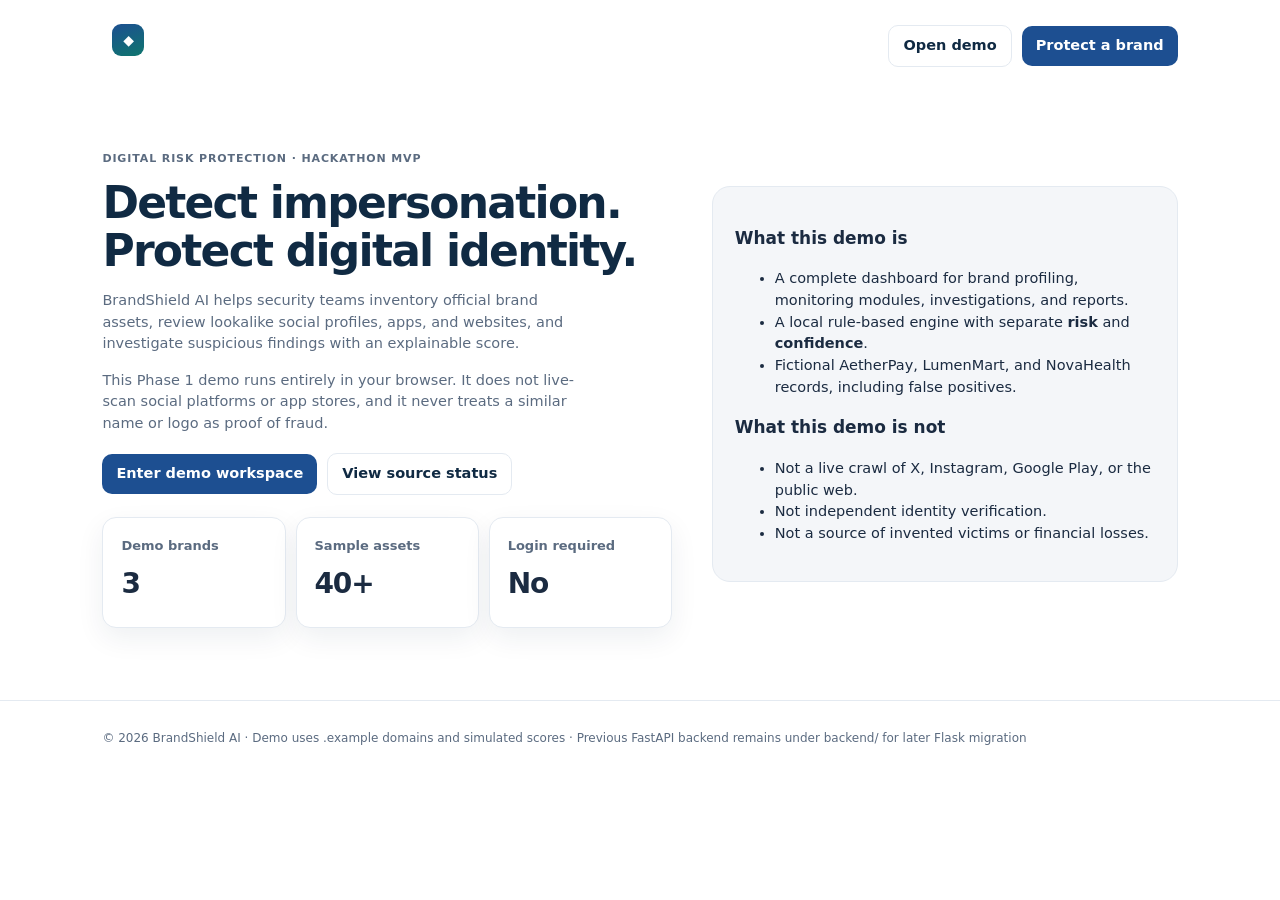
<file: frontend/index.html>
<!doctype html>
<html lang="en">
<head>
  <meta charset="utf-8">
  <meta name="viewport" content="width=device-width, initial-scale=1">
  <title>BrandShield AI — Detect Impersonation. Protect Digital Identity</title>
  <link rel="stylesheet" href="css/app.css">
</head>
<body class="landing">
  <nav class="landing-nav">
    <a class="brandmark" href="index.html"><span class="logo-mark">◆</span>BrandShield AI</a>
    <div class="row">
      <a class="btn btn-outline" href="app.html#/dashboard">Open demo</a>
      <a class="btn btn-primary" href="app.html#/brands">Protect a brand</a>
    </div>
  </nav>
  <section class="hero">
    <div>
      <p class="eyebrow">Digital risk protection · hackathon MVP</p>
      <h1>Detect impersonation. Protect digital identity.</h1>
      <p>BrandShield AI helps security teams inventory official brand assets, review lookalike social profiles, apps, and websites, and investigate suspicious findings with an explainable score.</p>
      <p>This Phase 1 demo runs entirely in your browser. It does not live-scan social platforms or app stores, and it never treats a similar name or logo as proof of fraud.</p>
      <div class="row" style="margin-top:18px">
        <a class="btn btn-primary" href="app.html#/dashboard">Enter demo workspace</a>
        <a class="btn btn-outline" href="app.html#/settings">View source status</a>
      </div>
      <div class="kpis">
        <div class="card"><div class="metric-label">Demo brands</div><div class="metric-value">3</div></div>
        <div class="card"><div class="metric-label">Sample assets</div><div class="metric-value">40+</div></div>
        <div class="card"><div class="metric-label">Login required</div><div class="metric-value">No</div></div>
      </div>
    </div>
    <div class="hero-card">
      <h3>What this demo is</h3>
      <ul>
        <li>A complete dashboard for brand profiling, monitoring modules, investigations, and reports.</li>
        <li>A local rule-based engine with separate <strong>risk</strong> and <strong>confidence</strong>.</li>
        <li>Fictional AetherPay, LumenMart, and NovaHealth records, including false positives.</li>
      </ul>
      <h3>What this demo is not</h3>
      <ul>
        <li>Not a live crawl of X, Instagram, Google Play, or the public web.</li>
        <li>Not independent identity verification.</li>
        <li>Not a source of invented victims or financial losses.</li>
      </ul>
    </div>
  </section>
  <footer class="footer">© 2026 BrandShield AI · Demo uses .example domains and simulated scores · Previous FastAPI backend remains under backend/ for later Flask migration</footer>
</body>
</html>
</file>
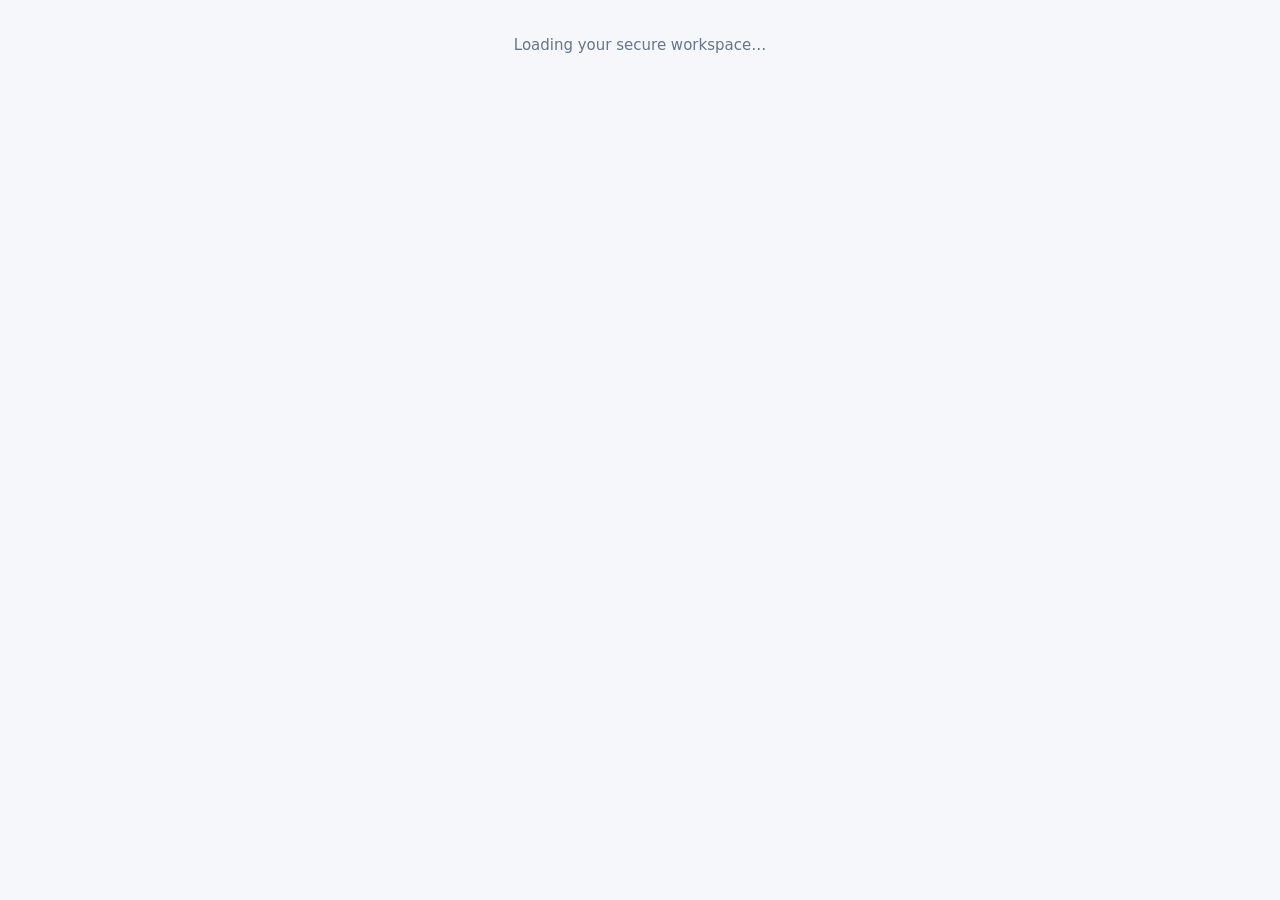
<file: frontend/brand-profile.html>
<!doctype html><html lang="en"><head><meta charset="utf-8"><meta name="viewport" content="width=device-width,initial-scale=1"><title>brand profile · BrandShield AI</title><link rel="stylesheet" href="css/base.css"></head><body data-page="brand-profile"><div id="app-shell"><div class="empty">Loading your secure workspace…</div></div><script type="module" src="js/app.js"></script></body></html>
</file>
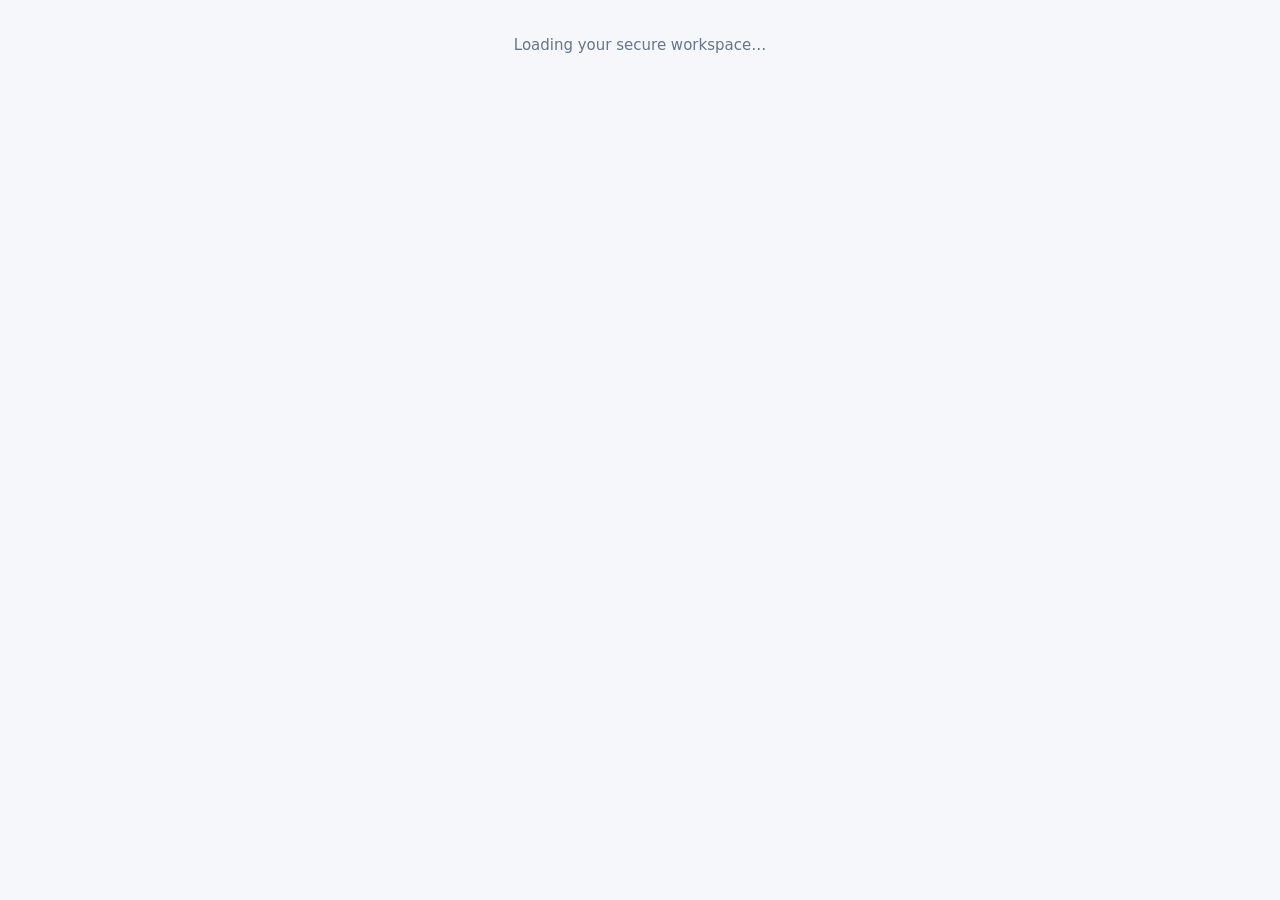
<file: frontend/dashboard.html>
<!doctype html><html lang="en"><head><meta charset="utf-8"><meta name="viewport" content="width=device-width,initial-scale=1"><title>dashboard · BrandShield AI</title><link rel="stylesheet" href="css/base.css"></head><body data-page="dashboard"><div id="app-shell"><div class="empty">Loading your secure workspace…</div></div><script type="module" src="js/app.js"></script></body></html>
</file>
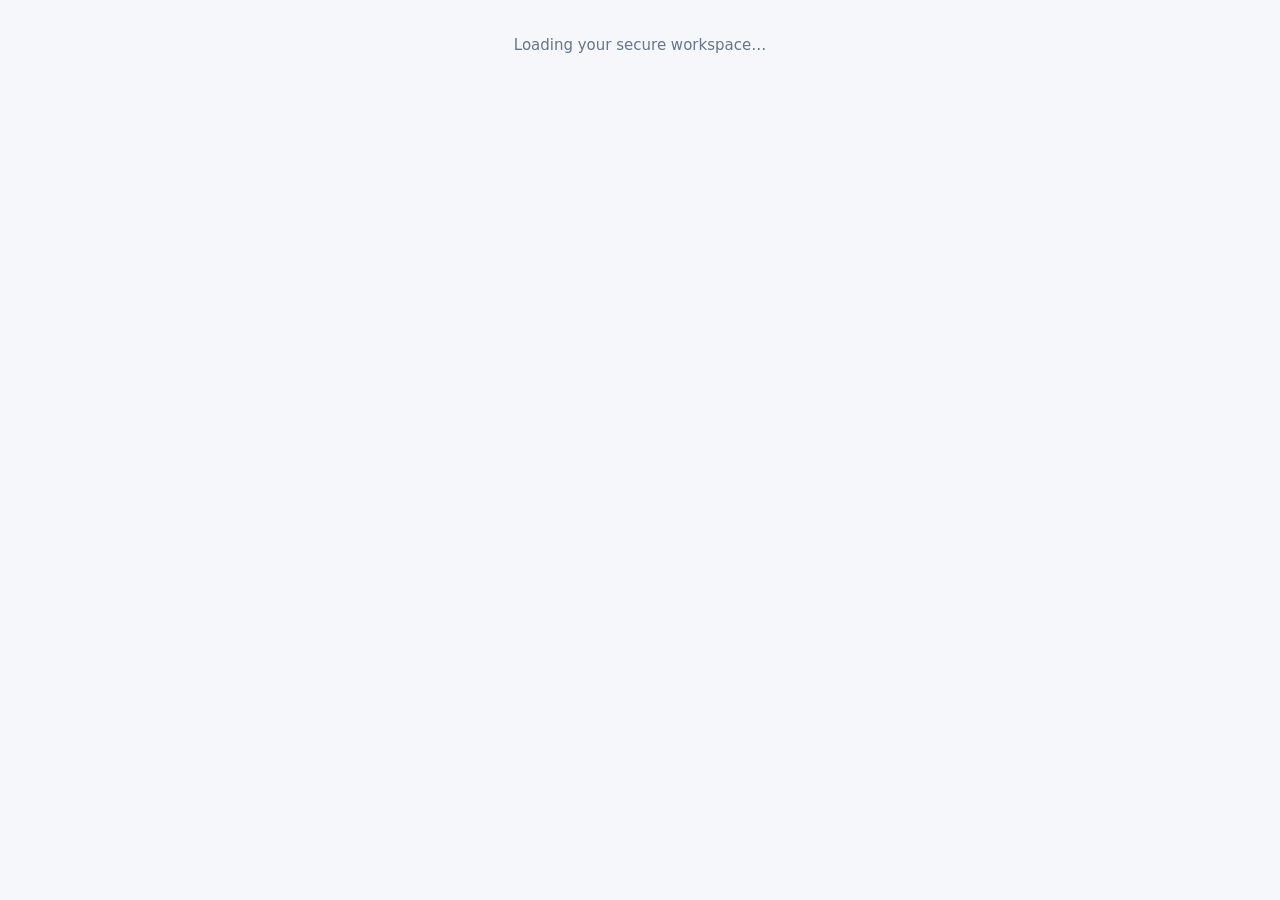
<file: frontend/incidents.html>
<!doctype html><html lang="en"><head><meta charset="utf-8"><meta name="viewport" content="width=device-width,initial-scale=1"><title>incidents · BrandShield AI</title><link rel="stylesheet" href="css/base.css"></head><body data-page="incidents"><div id="app-shell"><div class="empty">Loading your secure workspace…</div></div><script type="module" src="js/app.js"></script></body></html>
</file>
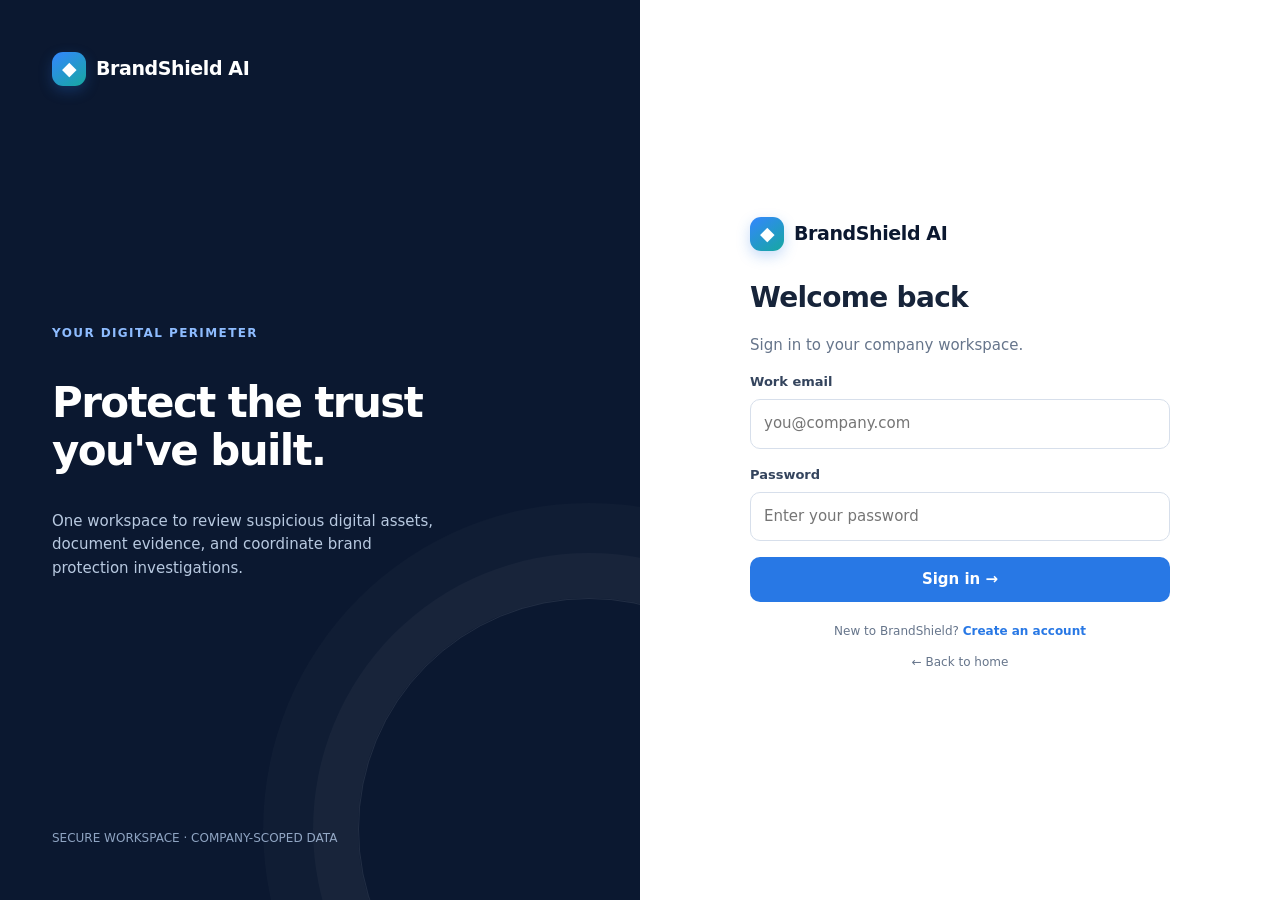
<file: frontend/login.html>
<!doctype html><html lang="en"><head><meta charset="utf-8"><meta name="viewport" content="width=device-width,initial-scale=1"><title>Login · BrandShield AI</title><link rel="stylesheet" href="css/base.css"></head><body><div class="auth-page"><aside class="auth-art"><a class="brandmark" href="index.html" style="color:white"><span class="logo-icon">◆</span>BrandShield AI</a><div><span class="eyebrow" style="color:#8ebcff">Your digital perimeter</span><h1>Protect the trust you've built.</h1><p>One workspace to review suspicious digital assets, document evidence, and coordinate brand protection investigations.</p></div><div class="small" style="color:#8fa4c2">SECURE WORKSPACE · COMPANY-SCOPED DATA</div></aside><main class="auth-main"><form class="auth-box" id="login-form"><a class="brandmark" href="index.html"><span class="logo-icon">◆</span>BrandShield AI</a><h2>Welcome back</h2><p class="muted">Sign in to your company workspace.</p><div id="form-message"></div><div class="field"><label for="email">Work email</label><input id="email" name="email" type="email" autocomplete="username" required placeholder="you@company.com"></div><div class="field"><label for="password">Password</label><input id="password" name="password" type="password" autocomplete="current-password" required placeholder="Enter your password"></div><button class="btn btn-primary" type="submit" style="width:100%">Sign in →</button><p class="muted small" style="text-align:center;margin-top:20px">New to BrandShield? <a class="table-link" href="register.html">Create an account</a></p><p class="muted small" style="text-align:center"><a href="index.html">← Back to home</a></p></form></main></div><script type="module" src="js/auth.js"></script></body></html>
</file>
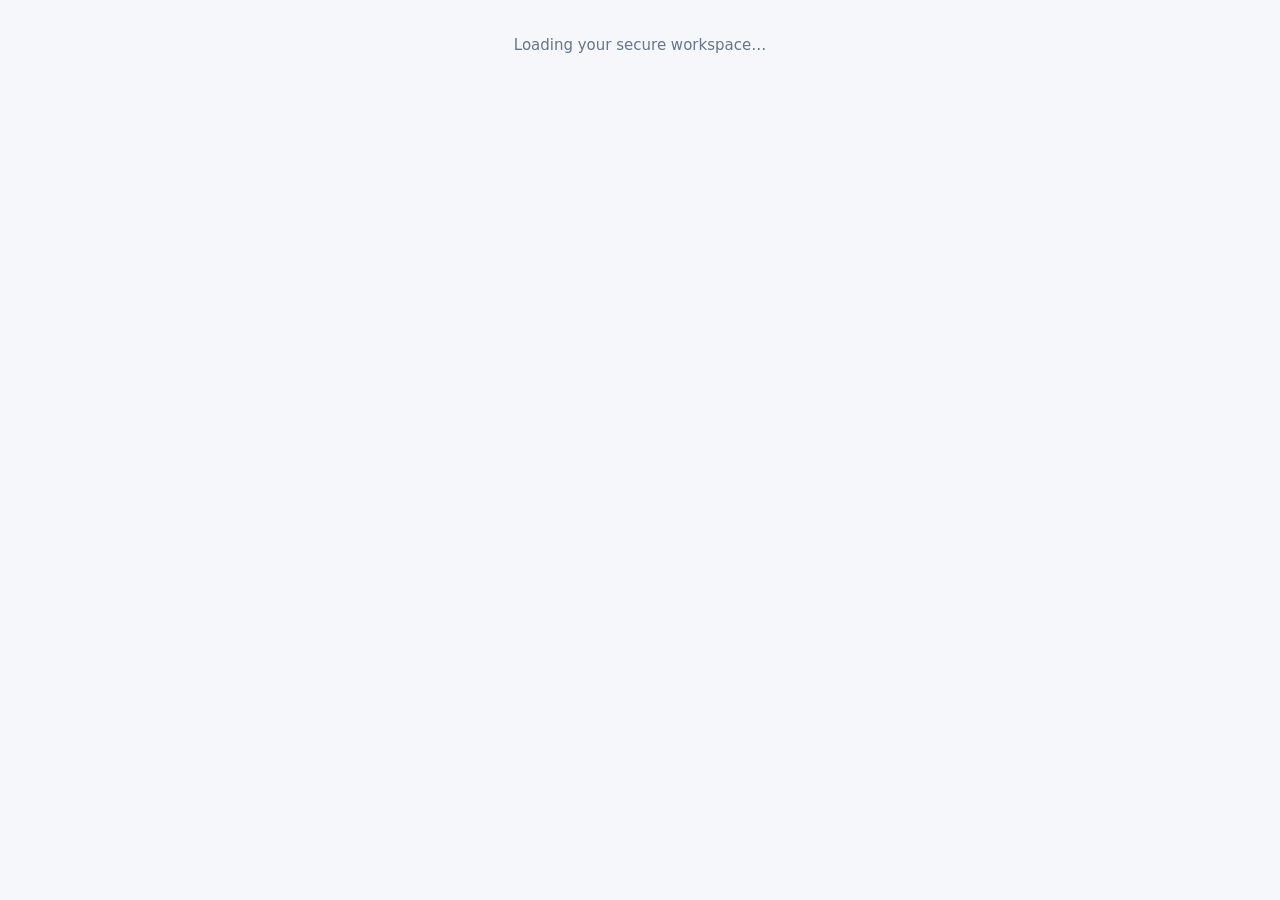
<file: frontend/notifications.html>
<!doctype html><html lang="en"><head><meta charset="utf-8"><meta name="viewport" content="width=device-width,initial-scale=1"><title>notifications · BrandShield AI</title><link rel="stylesheet" href="css/base.css"></head><body data-page="notifications"><div id="app-shell"><div class="empty">Loading your secure workspace…</div></div><script type="module" src="js/app.js"></script></body></html>
</file>
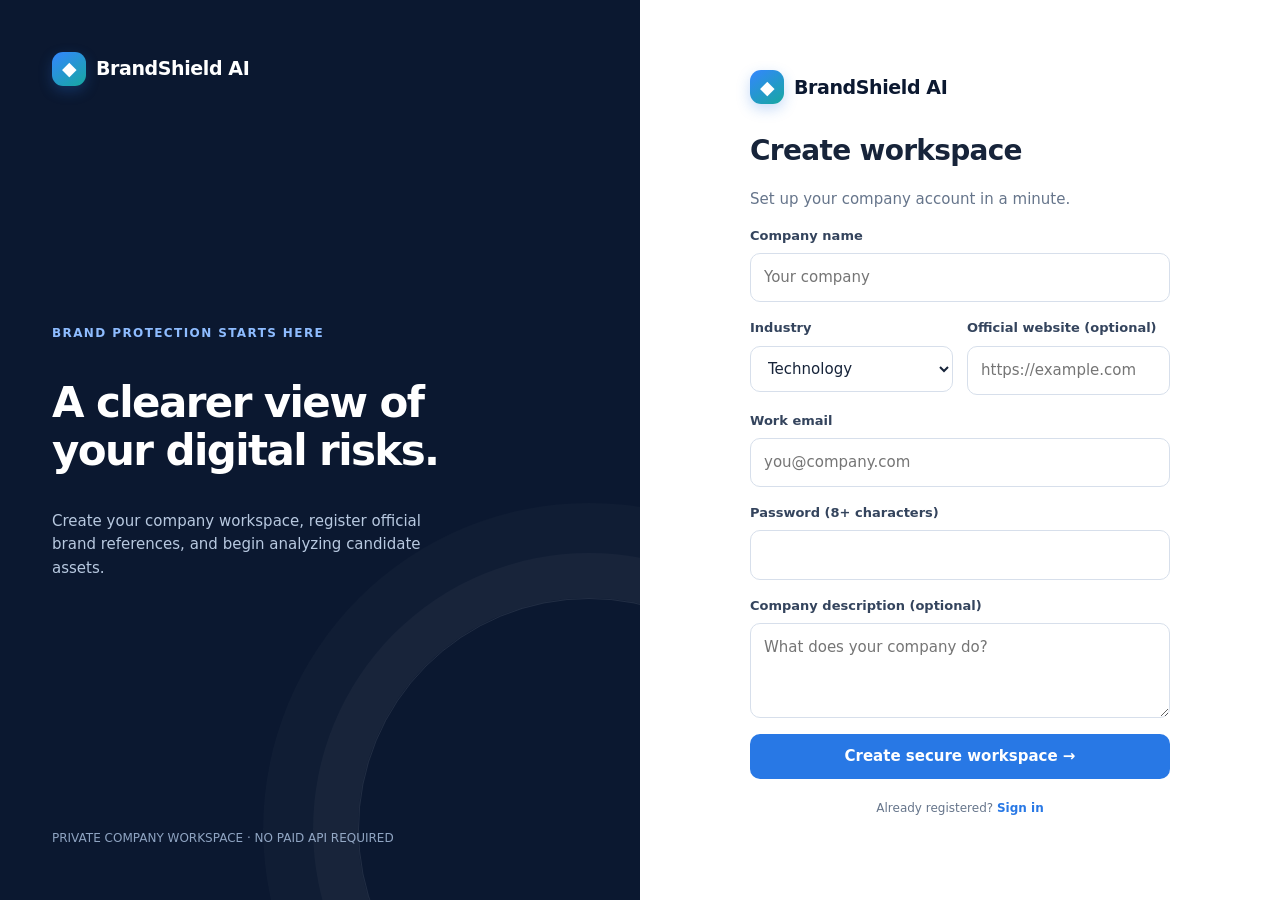
<file: frontend/register.html>
<!doctype html><html lang="en"><head><meta charset="utf-8"><meta name="viewport" content="width=device-width,initial-scale=1"><title>Create workspace · BrandShield AI</title><link rel="stylesheet" href="css/base.css"></head><body><div class="auth-page"><aside class="auth-art"><a class="brandmark" href="index.html" style="color:white"><span class="logo-icon">◆</span>BrandShield AI</a><div><span class="eyebrow" style="color:#8ebcff">Brand protection starts here</span><h1>A clearer view of your digital risks.</h1><p>Create your company workspace, register official brand references, and begin analyzing candidate assets.</p></div><div class="small" style="color:#8fa4c2">PRIVATE COMPANY WORKSPACE · NO PAID API REQUIRED</div></aside><main class="auth-main"><form class="auth-box" id="register-form"><a class="brandmark" href="index.html"><span class="logo-icon">◆</span>BrandShield AI</a><h2>Create workspace</h2><p class="muted">Set up your company account in a minute.</p><div id="form-message"></div><div class="field"><label for="company_name">Company name</label><input id="company_name" name="company_name" required minlength="2" placeholder="Your company"></div><div class="form-row"><div class="field"><label for="industry">Industry</label><select id="industry" name="industry"><option>Technology</option><option>Finance</option><option>Healthcare</option><option>Education</option><option>Retail</option><option>Other</option></select></div><div class="field"><label for="website">Official website (optional)</label><input id="website" name="website" type="url" placeholder="https://example.com"></div></div><div class="field"><label for="email">Work email</label><input id="email" name="email" type="email" autocomplete="email" required placeholder="you@company.com"></div><div class="field"><label for="password">Password (8+ characters)</label><input id="password" name="password" type="password" minlength="8" autocomplete="new-password" required></div><div class="field"><label for="description">Company description (optional)</label><textarea id="description" name="description" placeholder="What does your company do?"></textarea></div><button class="btn btn-primary" type="submit" style="width:100%">Create secure workspace →</button><p class="muted small" style="text-align:center;margin-top:20px">Already registered? <a class="table-link" href="login.html">Sign in</a></p></form></main></div><script type="module" src="js/auth.js"></script></body></html>
</file>
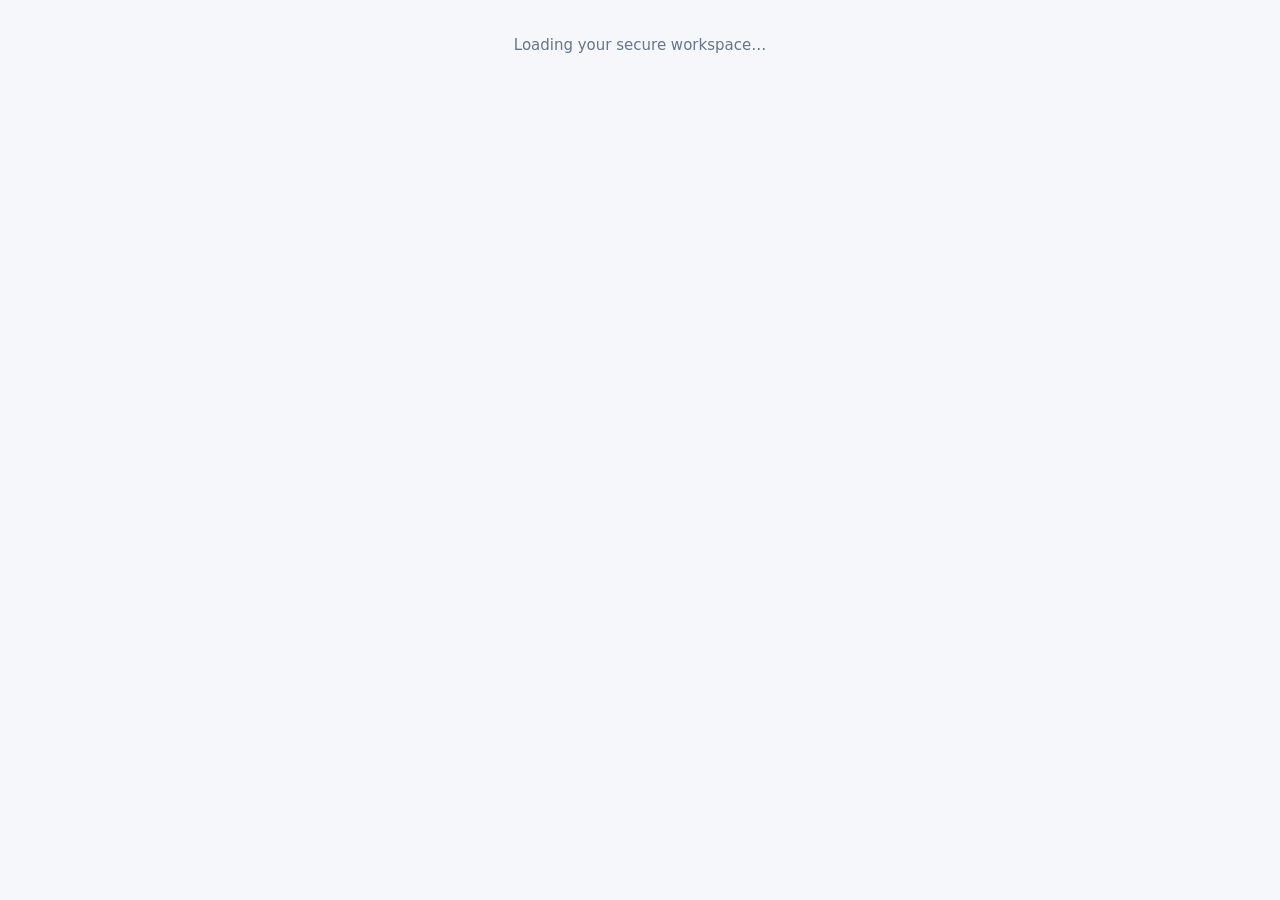
<file: frontend/settings.html>
<!doctype html><html lang="en"><head><meta charset="utf-8"><meta name="viewport" content="width=device-width,initial-scale=1"><title>settings · BrandShield AI</title><link rel="stylesheet" href="css/base.css"></head><body data-page="settings"><div id="app-shell"><div class="empty">Loading your secure workspace…</div></div><script type="module" src="js/app.js"></script></body></html>
</file>
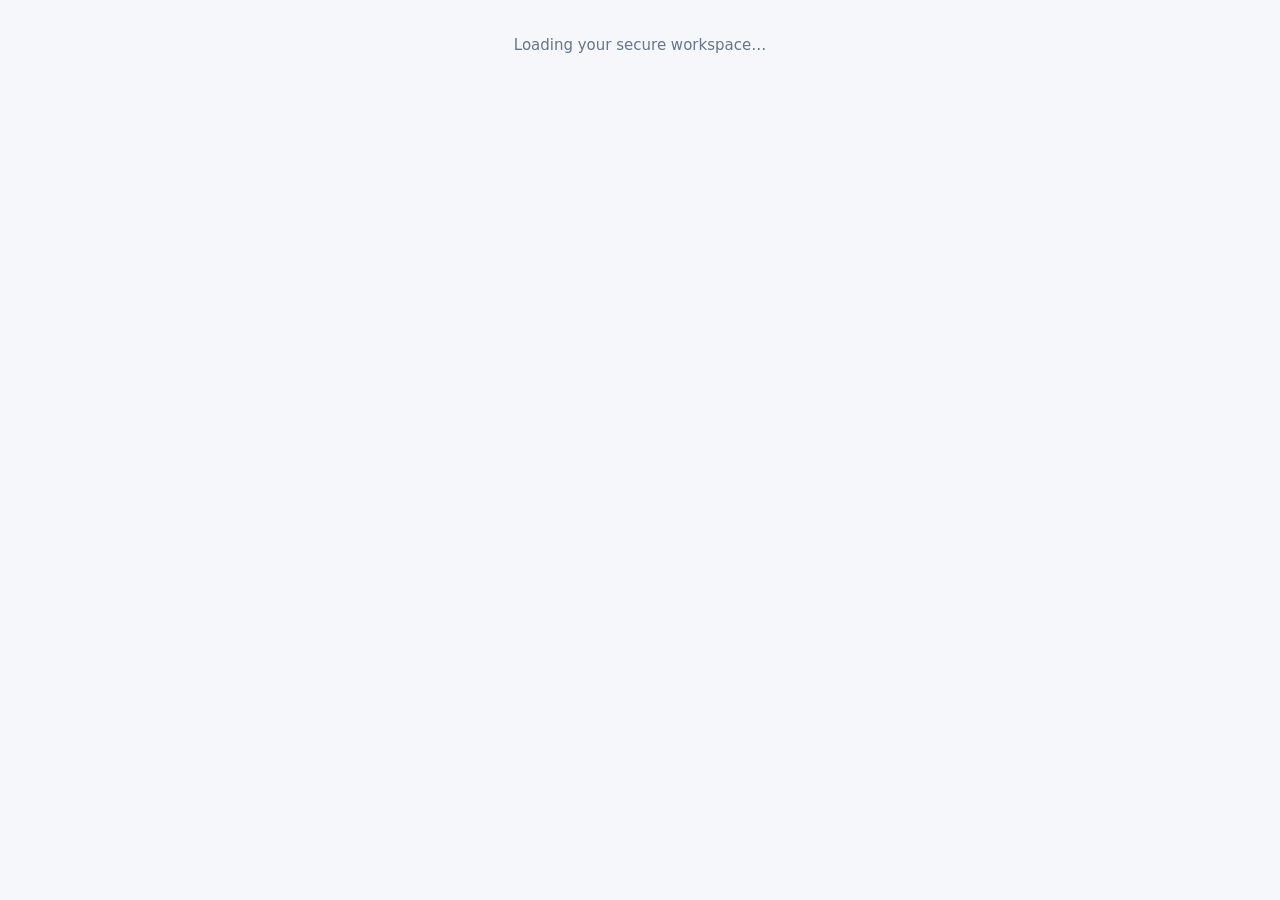
<file: frontend/threat-details.html>
<!doctype html><html lang="en"><head><meta charset="utf-8"><meta name="viewport" content="width=device-width,initial-scale=1"><title>threat details · BrandShield AI</title><link rel="stylesheet" href="css/base.css"></head><body data-page="threat-details"><div id="app-shell"><div class="empty">Loading your secure workspace…</div></div><script type="module" src="js/app.js"></script></body></html>
</file>
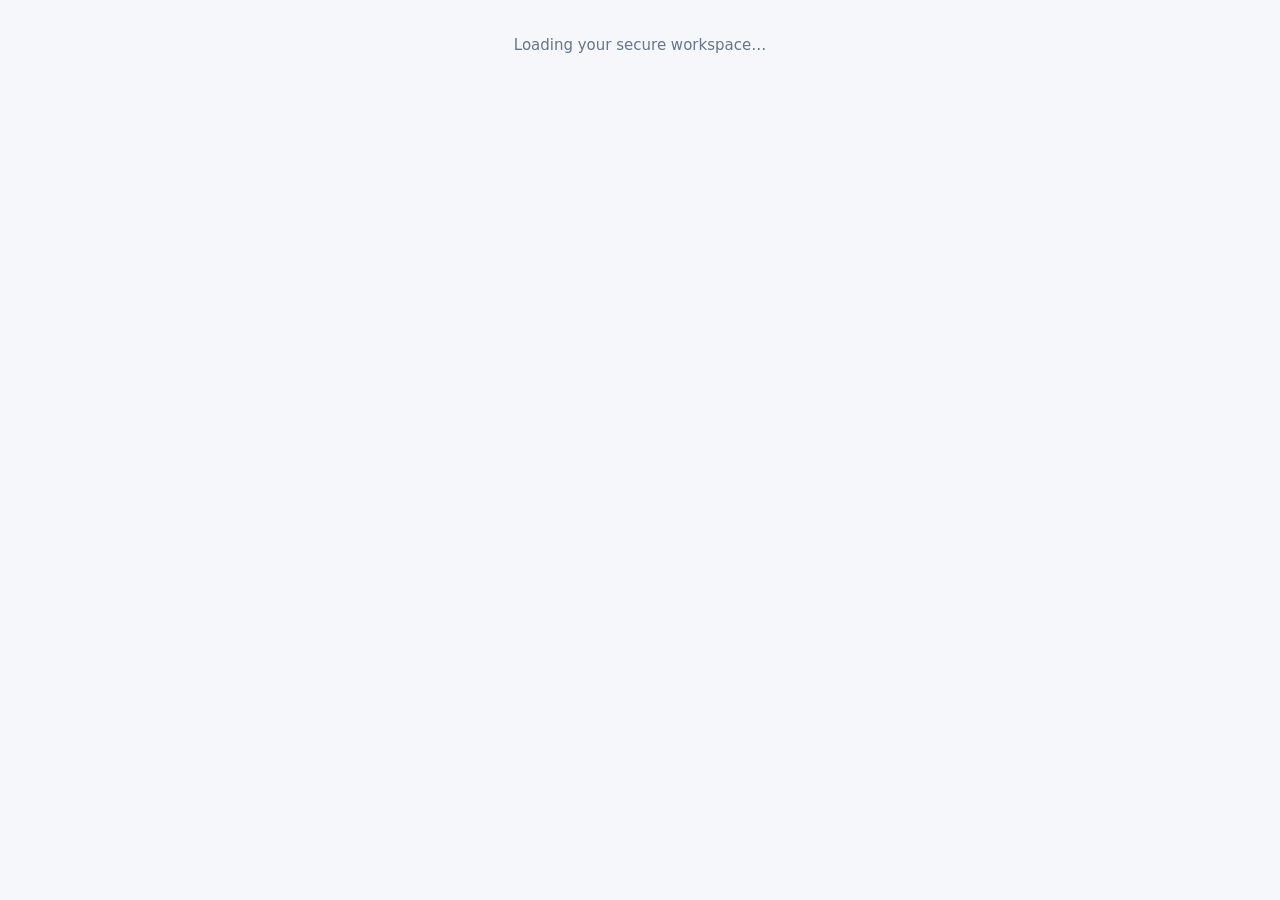
<file: frontend/threat-discovery.html>
<!doctype html><html lang="en"><head><meta charset="utf-8"><meta name="viewport" content="width=device-width,initial-scale=1"><title>threat discovery · BrandShield AI</title><link rel="stylesheet" href="css/base.css"></head><body data-page="threat-discovery"><div id="app-shell"><div class="empty">Loading your secure workspace…</div></div><script type="module" src="js/app.js"></script></body></html>
</file>
<file: frontend/css/app.css>
@import url("tokens.css");

* { box-sizing: border-box; }
html, body { margin: 0; min-height: 100%; }
body {
  font: 14.5px/1.5 var(--font);
  background: var(--bg);
  color: var(--ink);
}
a { color: inherit; text-decoration: none; }
button, input, select, textarea { font: inherit; }
button { cursor: pointer; }
.hidden { display: none !important; }

.demo-banner {
  position: sticky;
  top: 0;
  z-index: 40;
  height: var(--banner);
  display: flex;
  align-items: center;
  justify-content: center;
  gap: 10px;
  background: var(--navy);
  color: #fff;
  font-size: 12.5px;
  font-weight: 650;
  letter-spacing: 0.02em;
}
.demo-banner span { opacity: 0.85; font-weight: 500; }

.sidebar {
  position: fixed;
  top: var(--banner);
  bottom: 0;
  left: 0;
  width: var(--sidebar);
  background: var(--navy);
  color: #d7e3f0;
  padding: 18px 12px;
  display: flex;
  flex-direction: column;
  z-index: 30;
}
.brandmark {
  display: flex;
  align-items: center;
  gap: 10px;
  color: #fff;
  font-weight: 800;
  letter-spacing: -0.03em;
  padding: 6px 10px 18px;
  font-size: 16px;
}
.logo-mark {
  width: 32px;
  height: 32px;
  border-radius: 9px;
  background: linear-gradient(160deg, #1d4f91, #0f766e);
  display: grid;
  place-items: center;
  font-size: 14px;
}
.tagline { font-size: 11px; color: #8aa0b8; font-weight: 500; margin-top: 2px; }
.side-label {
  font-size: 10px;
  text-transform: uppercase;
  letter-spacing: 0.12em;
  color: #7f93ab;
  padding: 12px 12px 4px;
  font-weight: 800;
}
.side-link {
  display: flex;
  align-items: center;
  gap: 10px;
  padding: 9px 12px;
  border-radius: 10px;
  color: #b7c7d8;
  font-weight: 600;
  font-size: 13px;
}
.side-link:hover, .side-link.active { background: #1c3b5c; color: #fff; }
.side-foot { margin-top: auto; padding: 12px; font-size: 11px; color: #8aa0b8; }

.workspace { margin-left: var(--sidebar); min-height: calc(100vh - var(--banner)); }
.topbar {
  height: var(--topbar);
  background: #fff;
  border-bottom: 1px solid var(--line);
  display: flex;
  align-items: center;
  justify-content: space-between;
  padding: 0 24px;
  position: sticky;
  top: var(--banner);
  z-index: 20;
}
.topbar h1 { font-size: 16px; margin: 0; }
.topbar-actions { display: flex; gap: 8px; align-items: center; }
.menu-btn { display: none; width: 38px; height: 38px; border: 1px solid var(--line); background: #fff; border-radius: 10px; }

.main { padding: 22px 24px 48px; max-width: 1280px; }

.btn {
  display: inline-flex;
  align-items: center;
  gap: 6px;
  border: 0;
  border-radius: 10px;
  padding: 9px 14px;
  font-weight: 650;
  background: #e8eef6;
  color: var(--navy);
}
.btn:hover { filter: brightness(0.98); }
.btn-primary { background: var(--blue); color: #fff; }
.btn-teal { background: var(--teal); color: #fff; }
.btn-outline { background: #fff; border: 1px solid var(--line); }
.btn-danger { background: var(--red-soft); color: var(--red); }
.btn-sm { padding: 6px 10px; font-size: 12.5px; }

.grid { display: grid; gap: 16px; }
.g-4 { grid-template-columns: repeat(4, minmax(0, 1fr)); }
.g-3 { grid-template-columns: repeat(3, minmax(0, 1fr)); }
.g-2 { grid-template-columns: repeat(2, minmax(0, 1fr)); }

.card {
  background: #fff;
  border: 1px solid var(--line);
  border-radius: var(--radius);
  box-shadow: var(--shadow);
  padding: 18px;
}
.card h2, .card h3 { margin: 0 0 6px; font-size: 15px; }
.muted { color: var(--muted); }
.small { font-size: 12.5px; }
.eyebrow { color: var(--teal); font-size: 11px; font-weight: 800; text-transform: uppercase; letter-spacing: 0.08em; }
.page-lead { margin: 0 0 18px; color: var(--muted); max-width: 72ch; }

.metric-value { font-size: 28px; font-weight: 800; letter-spacing: -0.04em; margin: 8px 0 4px; }
.metric-label { color: var(--muted); font-weight: 600; font-size: 13px; }

.pill {
  display: inline-flex;
  align-items: center;
  border-radius: 999px;
  padding: 3px 8px;
  font-size: 11px;
  font-weight: 750;
  text-transform: capitalize;
}
.pill-high, .pill-high { background: var(--red-soft); color: var(--red); }
.pill-medium { background: var(--amber-soft); color: var(--amber); }
.pill-low, .pill-legitimate, .pill-allowlisted { background: var(--green-soft); color: var(--green); }
.pill-review-needed, .pill-review { background: var(--review-soft); color: var(--review); }
.pill-open, .pill-investigating { background: var(--blue-soft); color: var(--blue); }
.pill-resolved { background: var(--green-soft); color: var(--green); }
.pill-dismissed, .pill-false-positive { background: #eef1f5; color: var(--muted); }
.pill-unavailable { background: var(--amber-soft); color: var(--amber); }
.pill-available { background: var(--teal-soft); color: var(--teal); }
.pill-simulated { background: var(--blue-soft); color: var(--blue); }

.table-wrap { overflow: auto; }
table { width: 100%; border-collapse: collapse; font-size: 13px; }
th { text-align: left; font-size: 11px; letter-spacing: 0.06em; text-transform: uppercase; color: #6b7c90; background: #fafbfd; }
th, td { padding: 11px 10px; border-bottom: 1px solid #eef2f6; vertical-align: top; }
tbody tr:hover { background: #fafcff; }
.linkish { color: var(--blue); font-weight: 700; background: none; border: 0; padding: 0; }

.field { display: flex; flex-direction: column; gap: 6px; margin-bottom: 12px; }
.field label { font-size: 12.5px; font-weight: 700; }
.field input, .field select, .field textarea {
  border: 1px solid #d5deea;
  border-radius: 10px;
  padding: 10px 12px;
  background: #fff;
}
.field textarea { min-height: 84px; resize: vertical; }
.filters { display: flex; flex-wrap: wrap; gap: 8px; margin: 0 0 14px; }
.filters input, .filters select { border: 1px solid var(--line); border-radius: 10px; padding: 8px 10px; background: #fff; }

.notice {
  padding: 11px 12px;
  border-radius: 10px;
  background: var(--blue-soft);
  color: var(--blue);
  font-size: 13px;
  margin-bottom: 14px;
}
.notice.warn { background: var(--amber-soft); color: var(--amber); }
.notice.err { background: var(--red-soft); color: var(--red); }
.notice.ok { background: var(--green-soft); color: var(--green); }

.empty, .error-box {
  padding: 36px 16px;
  text-align: center;
  color: var(--muted);
}
.avatar {
  width: 36px; height: 36px; border-radius: 10px;
  background: var(--blue-soft); color: var(--blue);
  display: grid; place-items: center; font-weight: 800;
}
.row { display: flex; gap: 10px; align-items: center; }
.spread { display: flex; justify-content: space-between; gap: 12px; align-items: flex-start; flex-wrap: wrap; }
.stack { display: grid; gap: 10px; }
.bar { height: 8px; background: #e8eef4; border-radius: 99px; overflow: hidden; }
.bar > i { display: block; height: 100%; background: var(--teal); }
.bar.high > i { background: var(--red); }
.bar.medium > i { background: var(--amber); }
.chart { display: flex; align-items: flex-end; gap: 10px; height: 120px; padding-top: 8px; }
.chart .col { flex: 1; display: flex; flex-direction: column; justify-content: flex-end; align-items: center; gap: 6px; }
.chart .col b { width: 100%; border-radius: 6px 6px 2px 2px; background: var(--blue); min-height: 4px; }
.chart .col span { font-size: 10px; color: var(--muted); }

.modal-back {
  position: fixed; inset: 0; background: rgba(16, 42, 67, 0.35);
  z-index: 50; display: grid; place-items: center; padding: 20px;
}
.modal {
  background: #fff; width: min(720px, 100%); max-height: 90vh; overflow: auto;
  border-radius: 16px; padding: 22px; box-shadow: var(--shadow);
}
.loading {
  position: fixed; inset: 0; background: rgba(244, 246, 249, 0.72);
  z-index: 60; display: grid; place-items: center; color: var(--navy); font-weight: 700;
}
.toast {
  position: fixed; right: 20px; bottom: 20px; z-index: 70;
  background: var(--navy); color: #fff; padding: 12px 14px; border-radius: 10px;
  box-shadow: var(--shadow); max-width: 340px;
}
.toast.ok { background: var(--teal); }
.toast.err { background: var(--red); }

.evidence li { margin: 0 0 8px; }
.landing { min-height: 100vh; background: #fff; }
.landing-nav {
  display: flex; justify-content: space-between; align-items: center;
  padding: 18px 8vw;
}
.hero { padding: 48px 8vw 72px; display: grid; grid-template-columns: 1.1fr 0.9fr; gap: 40px; align-items: center; }
.hero h1 { font-size: 44px; letter-spacing: -0.04em; line-height: 1.1; margin: 10px 0 14px; color: var(--navy); }
.hero p { color: var(--muted); max-width: 52ch; }
.hero-card { background: var(--bg); border: 1px solid var(--line); border-radius: 18px; padding: 22px; }
.kpis { display: grid; grid-template-columns: repeat(3, 1fr); gap: 10px; margin-top: 22px; }
.footer { padding: 28px 8vw; color: var(--muted); font-size: 12px; border-top: 1px solid var(--line); }

@media print {
  .demo-banner, .sidebar, .topbar, .filters, .btn, .toast, .loading { display: none !important; }
  .workspace { margin: 0; }
  .card { box-shadow: none; }
}

@media (max-width: 1100px) {
  .g-4 { grid-template-columns: repeat(2, minmax(0, 1fr)); }
  .hero { grid-template-columns: 1fr; padding-top: 24px; }
}
@media (max-width: 860px) {
  .sidebar { transform: translateX(-100%); transition: transform 0.2s; }
  .sidebar.open { transform: translateX(0); }
  .workspace { margin-left: 0; }
  .menu-btn { display: grid; place-items: center; }
  .g-4, .g-3, .g-2 { grid-template-columns: 1fr; }
  .main { padding: 16px; }
  .kpis { grid-template-columns: 1fr; }
}
</file>
<file: frontend/css/base.css>
@import url('variables.css');*{box-sizing:border-box}html{scroll-behavior:smooth}body{margin:0;background:var(--bg);color:var(--ink);font:15px/1.55 Inter,ui-sans-serif,system-ui,-apple-system,BlinkMacSystemFont,"Segoe UI",sans-serif}a{color:inherit;text-decoration:none}button,input,select,textarea{font:inherit}button,.btn{cursor:pointer;border:0;border-radius:10px;padding:11px 16px;font-weight:650;transition:transform .15s,background .15s}button:active,.btn:active{transform:translateY(1px)}.btn-primary{background:var(--blue);color:white}.btn-primary:hover{background:#1765cb}.btn-secondary{background:#eaf0f8;color:var(--navy)}.btn-outline{border:1px solid #cbd6e5;background:white;color:var(--navy)}.btn-danger{background:#fff0f1;color:var(--red)}.muted{color:var(--muted)}.small{font-size:12px}.container{width:min(1160px,calc(100% - 40px));margin:auto}.brandmark{display:inline-flex;align-items:center;gap:10px;font-weight:800;letter-spacing:-.4px;color:var(--navy);font-size:19px}.logo-icon{width:34px;height:34px;border-radius:11px;background:linear-gradient(145deg,#3486ff,#16a8a0);display:grid;place-items:center;color:#fff;box-shadow:0 5px 14px #2878e544}.logo-icon svg{width:21px;height:21px}.topnav{height:76px;display:flex;align-items:center;justify-content:space-between}.navlinks{display:flex;align-items:center;gap:26px;color:#465770;font-weight:550}.navlinks a:hover{color:var(--blue)}.eyebrow{color:var(--blue);font-size:12px;text-transform:uppercase;letter-spacing:1.4px;font-weight:800}.page-title{font-size:27px;line-height:1.2;letter-spacing:-.8px;margin:4px 0 8px}.page-subtitle{color:var(--muted);margin:0}.card{background:white;border:1px solid var(--line);border-radius:var(--radius);box-shadow:var(--shadow);padding:22px}.card h2,.card h3{margin:0 0 8px}.grid{display:grid;gap:18px}.grid-4{grid-template-columns:repeat(4,minmax(0,1fr))}.grid-3{grid-template-columns:repeat(3,minmax(0,1fr))}.grid-2{grid-template-columns:repeat(2,minmax(0,1fr))}.field{display:flex;flex-direction:column;gap:7px;margin:0 0 16px}.field label{font-size:13px;font-weight:700;color:#34445d}.field input,.field select,.field textarea{width:100%;border:1px solid #d7dfeb;border-radius:10px;padding:12px 13px;background:#fff;color:var(--ink);outline:none}.field input:focus,.field textarea:focus,.field select:focus{border-color:var(--blue);box-shadow:0 0 0 3px #2878e51a}.field textarea{min-height:95px;resize:vertical}.form-row{display:grid;grid-template-columns:1fr 1fr;gap:14px}.notice{padding:12px 14px;border-radius:10px;background:#edf5ff;color:#28548e;font-size:13px}.notice.warning{background:#fff7e7;color:#8c5a0a}.notice.success{background:#e9f8f1;color:#176f4d}.notice.error{background:#fff0f1;color:#a42d3b}.pill{display:inline-flex;align-items:center;border-radius:999px;padding:5px 9px;font-size:11px;font-weight:800;white-space:nowrap}.risk-low{background:#e8f8f0;color:#18744f}.risk-medium{background:#fff5dd;color:#96620a}.risk-high{background:#ffeadc;color:#a64a12}.risk-critical{background:#ffe7ea;color:#b12d3c}.status{background:#edf2f8;color:#53657d}.table-wrap{overflow:auto}table{border-collapse:collapse;width:100%;font-size:13px}th{text-align:left;color:#758197;font-size:11px;text-transform:uppercase;letter-spacing:.7px;background:#fafbfd}th,td{padding:13px 12px;border-bottom:1px solid #edf0f5;vertical-align:middle}tbody tr:hover{background:#fafcff}.table-link{color:var(--blue);font-weight:700}.actions{display:flex;align-items:center;gap:10px;flex-wrap:wrap}.page-head{display:flex;align-items:flex-start;justify-content:space-between;gap:20px;margin-bottom:24px}.empty{padding:34px 16px;text-align:center;color:var(--muted)}.toast{position:fixed;right:22px;bottom:22px;z-index:50;max-width:360px;background:var(--navy);color:#fff;padding:14px 18px;border-radius:12px;box-shadow:var(--shadow)}.hidden{display:none!important}.auth-page{min-height:100vh;display:grid;grid-template-columns:1fr 1fr;background:white}.auth-art{background:var(--navy);color:white;padding:52px;display:flex;flex-direction:column;justify-content:space-between;position:relative;overflow:hidden}.auth-art:after{content:"";position:absolute;width:460px;height:460px;border:1px solid #ffffff18;border-radius:50%;right:-180px;bottom:-160px;box-shadow:0 0 0 45px #ffffff08,0 0 0 95px #ffffff05}.auth-art h1{font-size:42px;line-height:1.15;max-width:460px;letter-spacing:-1.6px}.auth-art p{color:#b8c9e0;max-width:400px}.auth-main{display:grid;place-items:center;padding:35px}.auth-box{width:min(420px,100%)}.auth-box h2{font-size:28px;letter-spacing:-.7px;margin:25px 0 5px}.metric-label{color:var(--muted);font-size:13px;font-weight:600}.metric-value{font-size:30px;font-weight:800;letter-spacing:-1px;margin:10px 0 5px}.metric-foot{font-size:12px;color:var(--muted)}.metric-top{display:flex;align-items:center;justify-content:space-between}.metric-icon{width:39px;height:39px;border-radius:12px;background:var(--blue-light);color:var(--blue);display:grid;place-items:center;font-size:18px}.metric-icon.red{background:#fff0f1;color:var(--red)}.metric-icon.green{background:#e7f8ef;color:var(--green)}.metric-icon.amber{background:#fff5dd;color:var(--amber)}.bar-list{display:grid;gap:14px;margin-top:18px}.bar-row{display:grid;grid-template-columns:85px 1fr 35px;gap:12px;align-items:center;font-size:12px}.bar-track{height:8px;background:#eef2f7;border-radius:20px;overflow:hidden}.bar-fill{height:100%;border-radius:20px;background:var(--blue)}.sidebar{position:fixed;top:0;bottom:0;left:0;width:244px;background:var(--navy);padding:24px 15px;color:#dce6f5;display:flex;flex-direction:column;z-index:20}.sidebar .brandmark{color:white;padding:0 10px 30px}.side-label{font-size:10px;text-transform:uppercase;letter-spacing:1.2px;color:#8194b2;padding:13px 12px 7px;font-weight:800}.side-link{display:flex;align-items:center;gap:12px;padding:11px 13px;margin:2px 0;border-radius:10px;color:#aebed4;font-weight:600;font-size:13px}.side-link:hover,.side-link.active{background:#203656;color:white}.side-link .nav-icon{width:20px;text-align:center}.sidebar-bottom{margin-top:auto;border-top:1px solid #263b58;padding-top:15px}.user-mini{display:flex;gap:10px;align-items:center;padding:12px}.avatar{width:34px;height:34px;border-radius:50%;background:#d8eaff;color:#1756a0;display:grid;place-items:center;font-weight:800}.user-mini strong{font-size:12px;display:block;color:white}.user-mini span{font-size:11px;color:#91a4c0}.workspace{margin-left:244px;min-height:100vh}.topbar{height:74px;background:white;border-bottom:1px solid var(--line);display:flex;align-items:center;justify-content:space-between;padding:0 30px;position:sticky;top:0;z-index:10}.topbar-title{font-weight:750}.topbar-right{display:flex;align-items:center;gap:14px}.icon-button{width:39px;height:39px;border:1px solid var(--line);background:white;border-radius:11px;position:relative;display:grid;place-items:center}.dot{width:7px;height:7px;border-radius:50%;background:var(--red);position:absolute;top:7px;right:7px}.main-content{padding:30px;max-width:1500px;margin:auto}.card-head{display:flex;justify-content:space-between;align-items:center;gap:14px;margin-bottom:18px}.card-head h3{font-size:15px;margin:0}.section-gap{margin-top:22px}.risk-score{font-size:30px;font-weight:850;letter-spacing:-1px}.score-track{height:9px;background:#edf1f6;border-radius:20px;overflow:hidden;margin:10px 0}.score-fill{height:100%;border-radius:20px;background:var(--blue)}.indicator{display:grid;grid-template-columns:1fr 45px;gap:10px;margin:14px 0}.indicator-name{font-size:12px;color:#4e5e74}.indicator-value{text-align:right;font-size:12px;font-weight:800}.indicator .bar-track{grid-column:1/3}.footer{padding:28px 0;color:#758197;font-size:12px;border-top:1px solid var(--line);margin-top:55px}.mobile-menu{display:none}
@media(max-width:1100px){.grid-4{grid-template-columns:repeat(2,minmax(0,1fr))}.sidebar{width:220px}.workspace{margin-left:220px}.main-content{padding:24px}.auth-art{padding:35px}.auth-art h1{font-size:34px}}
@media(max-width:760px){.container{width:min(100% - 28px,600px)}.topnav{height:66px}.navlinks{gap:12px}.navlinks a:not(.btn){display:none}.grid-4,.grid-3,.grid-2{grid-template-columns:1fr}.form-row{grid-template-columns:1fr;gap:0}.auth-page{grid-template-columns:1fr}.auth-art{display:none}.auth-main{min-height:100vh;padding:24px}.sidebar{transform:translateX(-100%);transition:transform .2s}.sidebar.open{transform:translateX(0)}.workspace{margin-left:0}.topbar{padding:0 16px}.mobile-menu{display:grid}.main-content{padding:18px 14px}.page-head{flex-direction:column}.metric-value{font-size:26px}.table-wrap{margin:0 -10px}.card{padding:17px}.navlinks .btn{padding:9px 12px}.topbar-right .company-label{display:none}}
</file>
